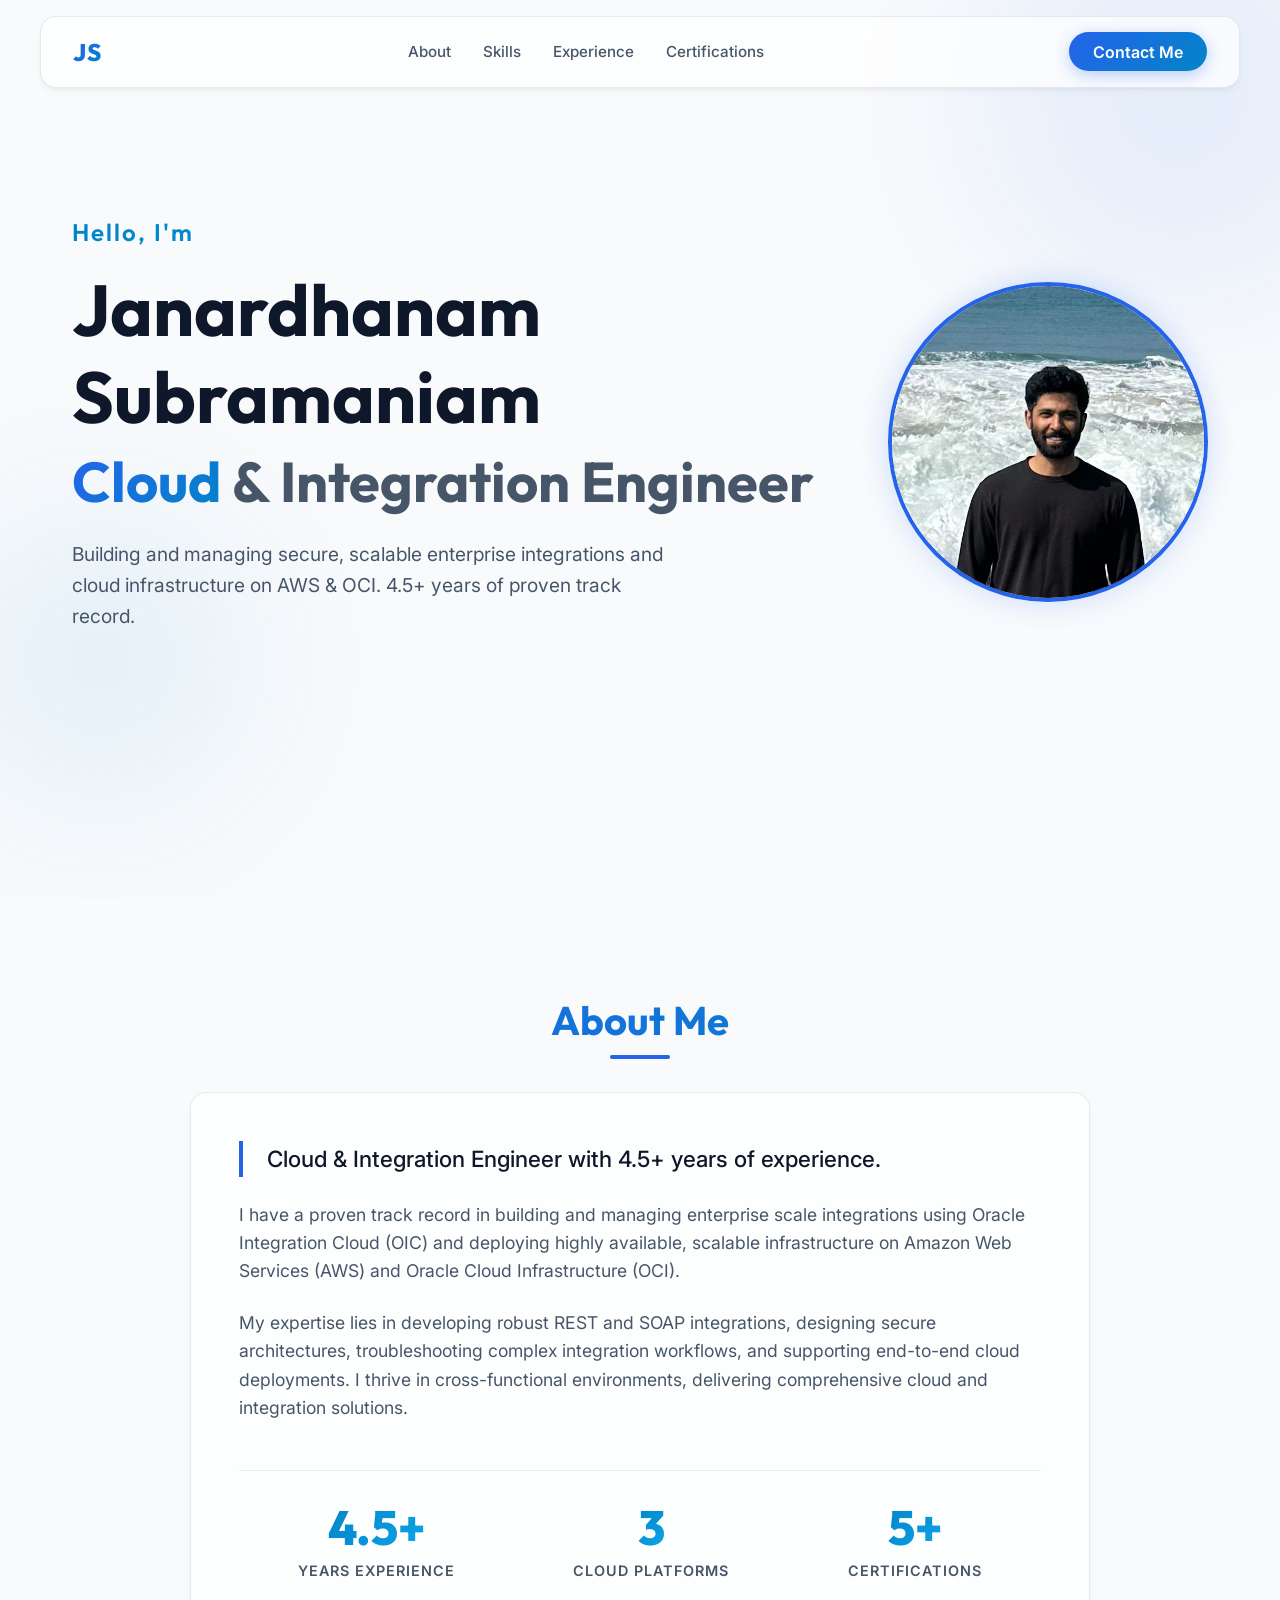
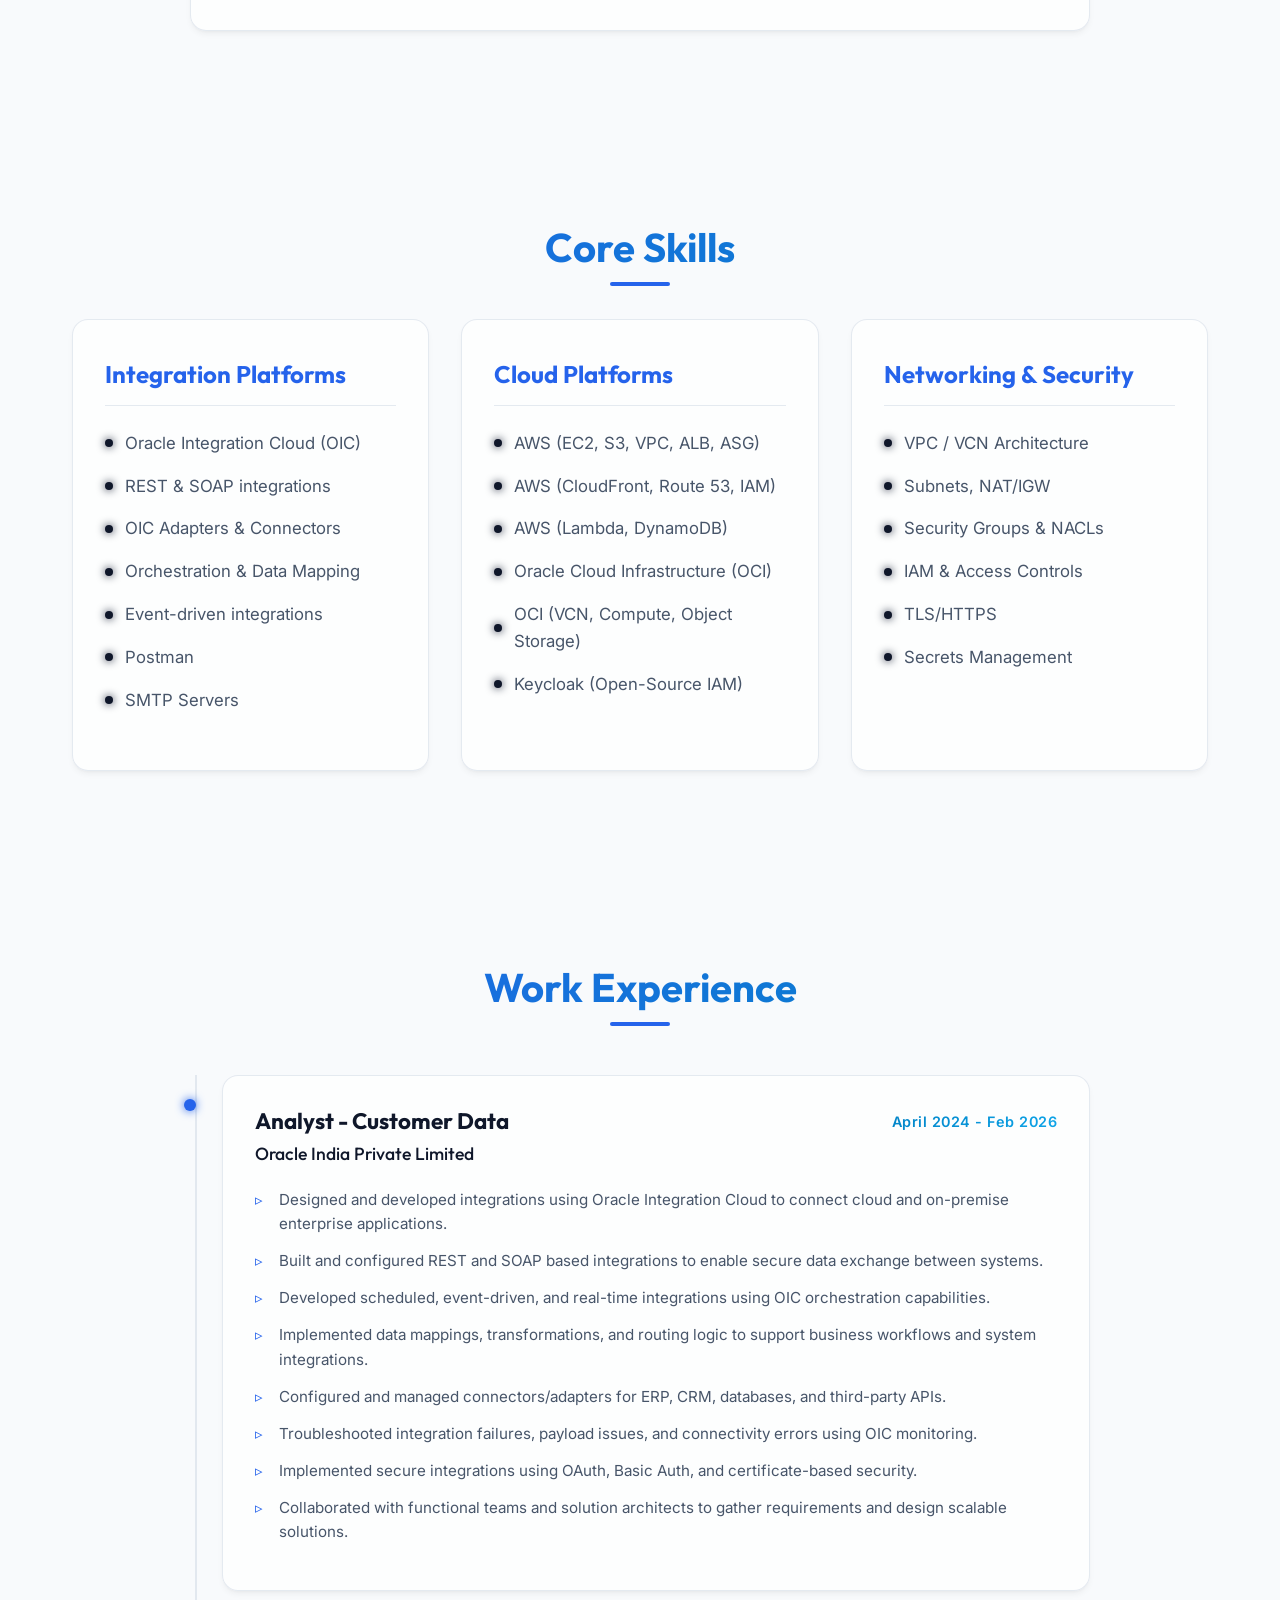
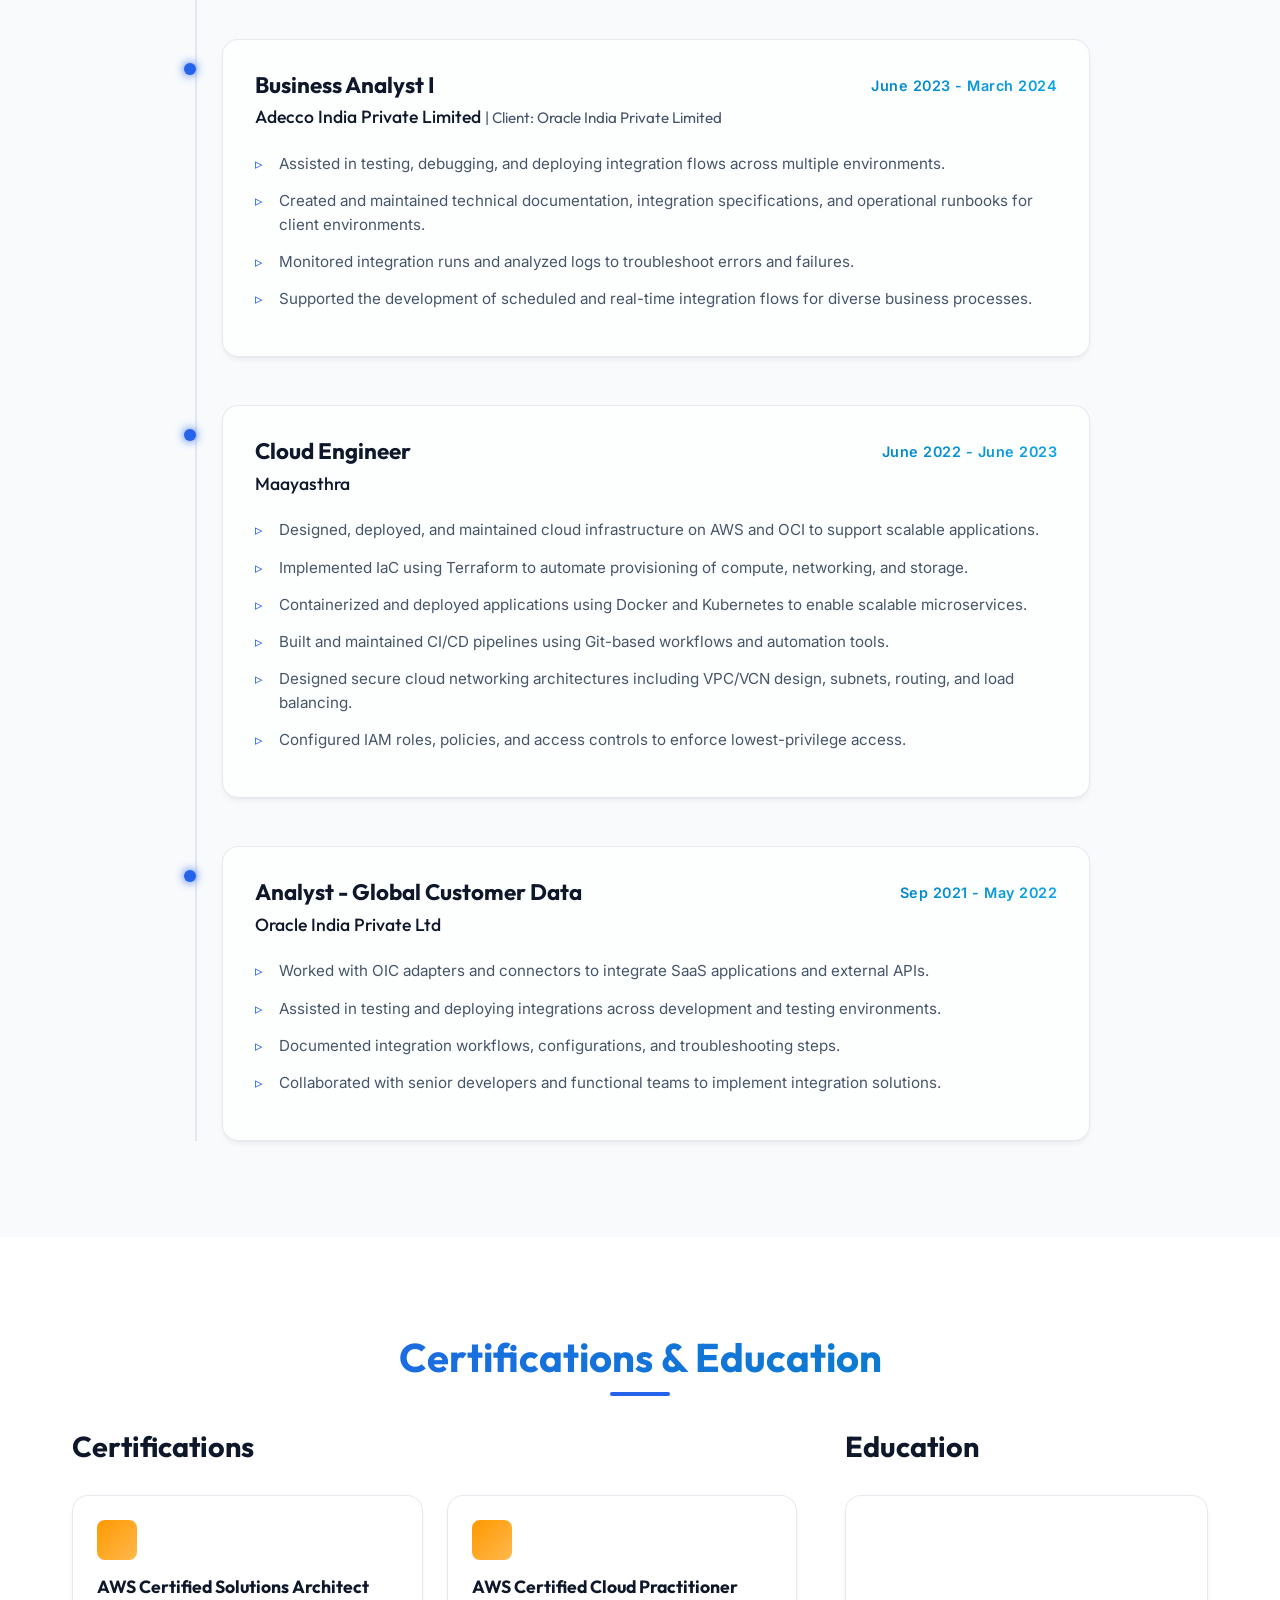
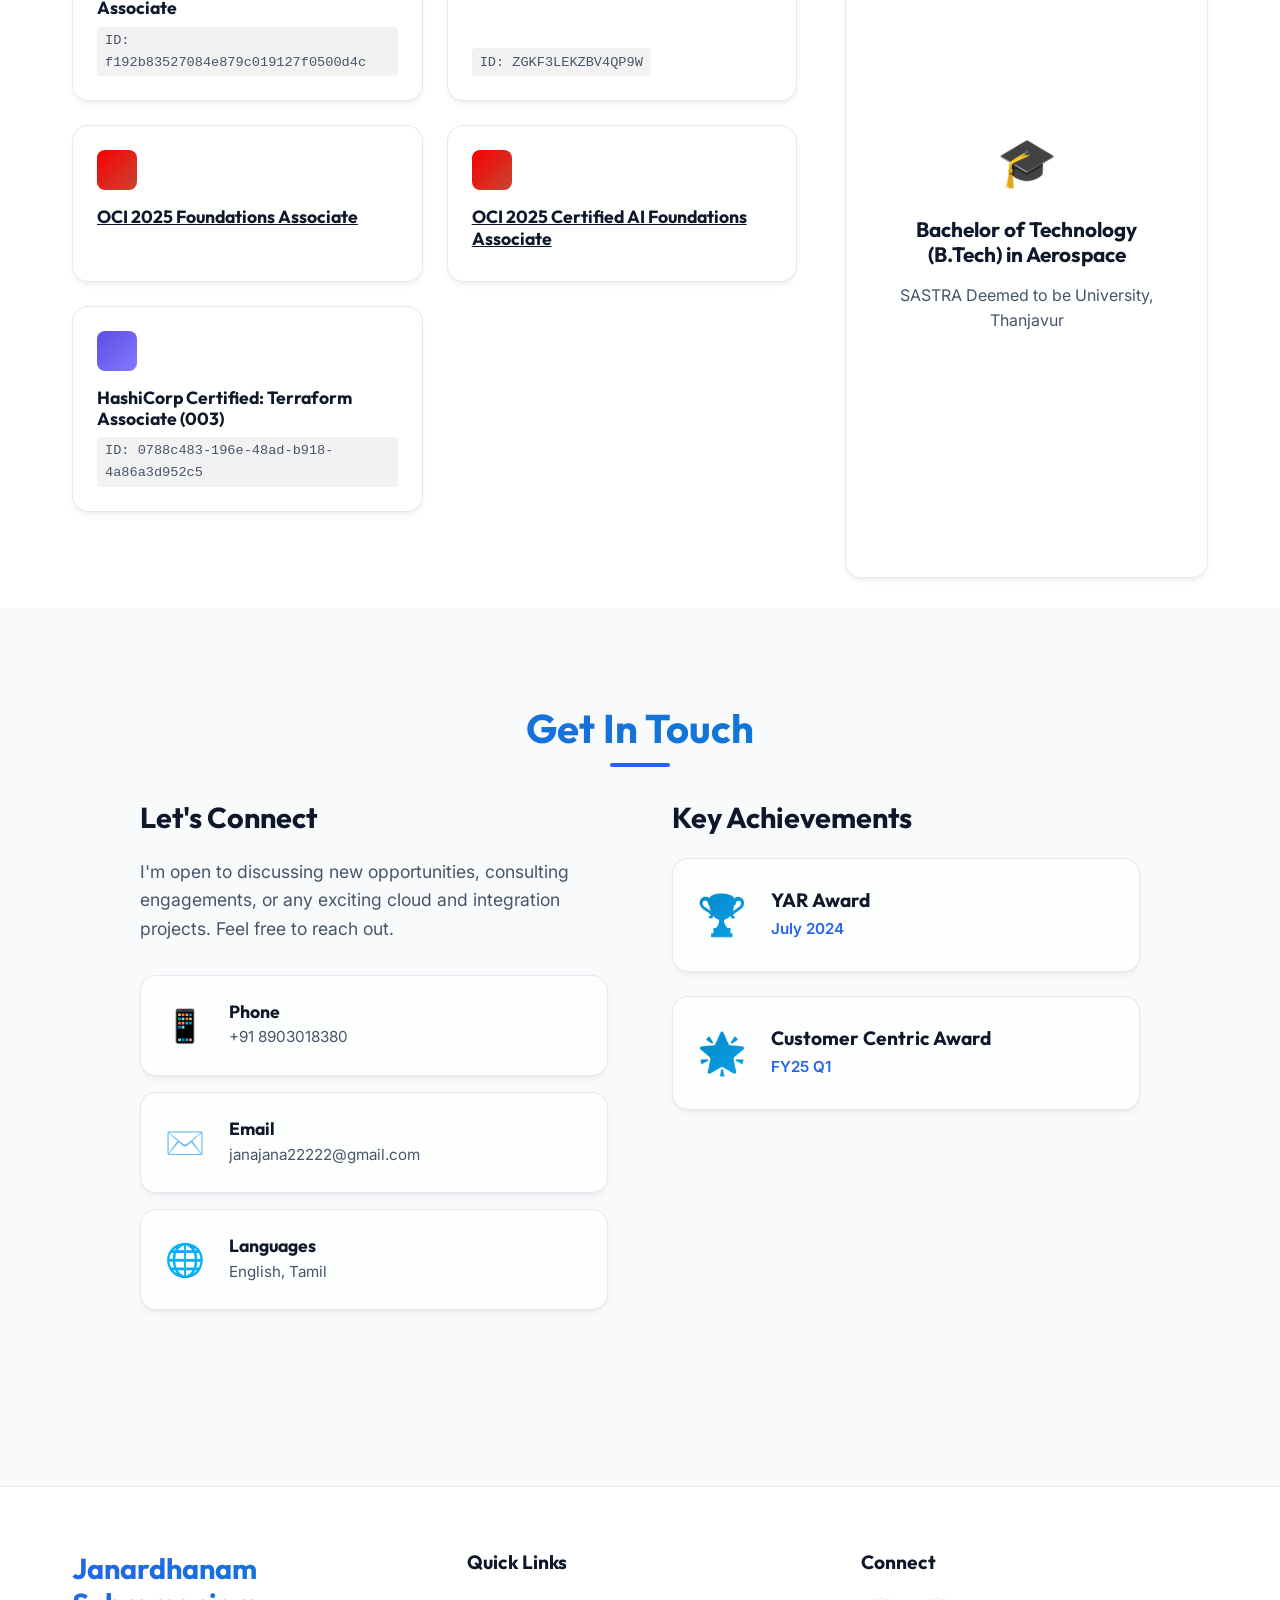
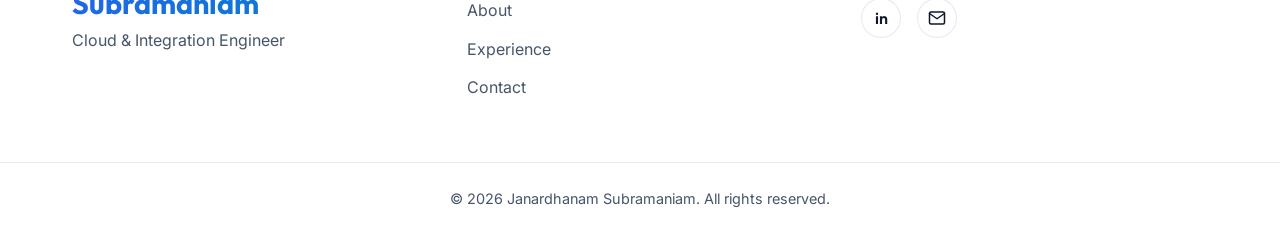
<file: index.html>
<!doctype html>
<html lang="en">
  <head>
    <meta charset="UTF-8" />
    <link rel="icon" type="image/jpeg" href="/Jana.jpg" />
    <meta name="viewport" content="width=device-width, initial-scale=1.0" />
    <title>portfolio</title>
    <script type="module" crossorigin src="/assets/index-D4CCZ00N.js"></script>
    <link rel="stylesheet" crossorigin href="/assets/index-B8Wfa6Gs.css">
  </head>
  <body>
    <div id="root"></div>
  </body>
</html>
</file>
<file: assets/index-B8Wfa6Gs.css>
@import "https://fonts.googleapis.com/css2?family=Inter:wght@300;400;500;600;700&family=Outfit:wght@400;500;700;800&display=swap";:root{--bg-color:#f8fafc;--bg-secondary:#fff;--text-primary:#0f172a;--text-secondary:#475569;--accent-primary:#2563eb;--accent-secondary:#0f172a;--accent-tertiary:#0284c7;--glass-bg:#ffffffb3;--glass-border:#cbd5e180;--glass-shadow:0 4px 6px -1px #0000000d, 0 2px 4px -2px #0000000d;--transition-fast:.2s ease;--transition-normal:.3s ease;--transition-slow:.5s ease}*{box-sizing:border-box;margin:0;padding:0}body{background-color:var(--bg-color);color:var(--text-primary);-webkit-font-smoothing:antialiased;font-family:Inter,sans-serif;line-height:1.6;overflow-x:hidden}h1,h2,h3,h4,h5,h6{font-family:Outfit,sans-serif;font-weight:700;line-height:1.2}a{color:inherit;transition:color var(--transition-fast);text-decoration:none}a:hover{color:var(--accent-primary)}.glass{background:var(--glass-bg);-webkit-backdrop-filter:blur(12px);border:1px solid var(--glass-border);box-shadow:var(--glass-shadow);border-radius:16px}.text-gradient{background:linear-gradient(135deg, var(--accent-primary), var(--accent-tertiary));-webkit-text-fill-color:transparent;-webkit-background-clip:text;background-clip:text}.text-gradient-alt{background:linear-gradient(135deg,#0284c7,#0ea5e9);-webkit-text-fill-color:transparent;-webkit-background-clip:text;background-clip:text}.container{width:100%;max-width:1200px;margin:0 auto;padding:0 2rem}section{padding:6rem 0;position:relative}.section-title{text-align:center;margin-bottom:3rem;font-size:2.5rem;position:relative}.section-title:after{content:"";background:var(--accent-primary);border-radius:2px;width:60px;height:4px;position:absolute;bottom:-15px;left:50%;transform:translate(-50%)}@keyframes fadeIn{0%{opacity:0;transform:translateY(20px)}to{opacity:1;transform:translateY(0)}}@keyframes pulseGradient{0%{background-position:0%}50%{background-position:100%}to{background-position:0%}}@keyframes float{0%{transform:translateY(0)}50%{transform:translateY(-10px)}to{transform:translateY(0)}}@keyframes glow{0%{box-shadow:0 0 5px #2563eb80}50%{box-shadow:0 0 20px #2563ebcc,0 0 30px #0284c799}to{box-shadow:0 0 5px #2563eb80}}.fade-in{animation:.8s forwards fadeIn}::-webkit-scrollbar{width:8px}::-webkit-scrollbar-track{background:var(--bg-color)}::-webkit-scrollbar-thumb{background:var(--glass-border);border-radius:4px}::-webkit-scrollbar-thumb:hover{background:var(--accent-primary)}.navbar{z-index:1000;width:calc(100% - 4rem);max-width:1200px;transition:var(--transition-normal);padding:1rem 2rem;position:fixed;top:1rem;left:50%;transform:translate(-50%)}.navbar-container{justify-content:space-between;align-items:center;display:flex}.navbar-logo a{letter-spacing:1px;font-family:Outfit,sans-serif;font-size:1.5rem;font-weight:800}.navbar-menu{gap:2rem;list-style:none;display:flex}.navbar-menu a{color:var(--text-secondary);font-size:.95rem;font-weight:500;position:relative}.navbar-menu a:hover{color:var(--text-primary)}.navbar-menu a:after{content:"";background:var(--accent-primary);width:0;height:2px;transition:width var(--transition-fast);position:absolute;bottom:-4px;left:0}.navbar-menu a:hover:after{width:100%}.btn-primary{background:linear-gradient(135deg, var(--accent-primary), var(--accent-tertiary));color:#fff;cursor:pointer;transition:var(--transition-normal);border:none;border-radius:30px;padding:.6rem 1.5rem;font-weight:600;box-shadow:0 4px 15px #2563eb4d}.btn-primary:hover{color:#fff;transform:translateY(-2px);box-shadow:0 6px 20px #2563eb66}@media (width<=768px){.navbar-menu{display:none}}.footer{background-color:var(--bg-secondary);border-top:1px solid var(--glass-border);margin-top:4rem;padding:4rem 0 0}.footer-content{grid-template-columns:repeat(auto-fit,minmax(250px,1fr));gap:3rem;margin-bottom:3rem;display:grid}.footer-brand h2{margin-bottom:.5rem;font-size:1.8rem}.footer-brand p{color:var(--text-secondary)}.footer-links h3,.footer-social h3{color:var(--text-primary);margin-bottom:1.5rem;font-size:1.2rem}.footer-links ul{list-style:none}.footer-links li{margin-bottom:.8rem}.footer-links a{color:var(--text-secondary)}.footer-links a:hover{color:var(--accent-primary);padding-left:5px}.social-icons{gap:1rem;display:flex}.glass-icon{background:var(--glass-bg);border:1px solid var(--glass-border);width:40px;height:40px;color:var(--text-primary);transition:var(--transition-normal);border-radius:50%;justify-content:center;align-items:center;font-family:Outfit,sans-serif;font-weight:600;display:flex}.glass-icon:hover{background:var(--accent-primary);color:#fff;transform:translateY(-3px);box-shadow:0 4px 12px #2563eb33}.footer-bottom{text-align:center;border-top:1px solid var(--glass-border);color:var(--text-secondary);padding:1.5rem;font-size:.9rem}.hero{align-items:center;min-height:100vh;padding-top:5rem;display:flex;position:relative;overflow:hidden}.hero-background{z-index:-1;width:100%;height:100%;position:absolute;top:0;left:0;overflow:hidden}.glow-orb{filter:blur(80px);opacity:.4;border-radius:50%;animation:10s ease-in-out infinite float;position:absolute}.orb-1{background:#2563eb33;width:400px;height:400px;top:-100px;right:-100px}.orb-2{background:#0284c733;width:300px;height:300px;animation-delay:-5s;bottom:10%;left:-50px}.hero-container{justify-content:space-between;align-items:center;display:flex}.hero-content{z-index:1;max-width:800px}.hero-image-container{border:4px solid var(--accent-primary);background:var(--glass-bg);border-radius:50%;flex-shrink:0;justify-content:center;align-items:center;width:320px;height:320px;display:flex;overflow:hidden;box-shadow:0 0 30px #2563eb33}.hero-image{object-fit:cover;width:100%;height:100%;transition:transform .3s}.hero-image:hover{transform:scale(1.05)}.hero-greeting{letter-spacing:2px;margin-bottom:1rem;font-family:Outfit,sans-serif;font-size:1.5rem;font-weight:600}.hero-title{color:var(--text-primary);margin-bottom:.5rem;font-size:clamp(2.5rem,6vw,4.5rem)}.hero-subtitle{color:var(--text-secondary);margin-bottom:1.5rem;font-size:clamp(2rem,5vw,3.5rem)}.hero-description{color:var(--text-secondary);max-width:600px;margin-bottom:2.5rem;font-size:1.2rem}.hero-actions{gap:1.5rem;display:flex}.btn-secondary{color:var(--text-primary);border:2px solid var(--glass-border);cursor:pointer;transition:var(--transition-normal);background:0 0;border-radius:30px;justify-content:center;align-items:center;padding:.8rem 2rem;font-weight:600;display:inline-flex}.btn-secondary:hover{border-color:var(--accent-primary);background:var(--glass-bg);color:var(--accent-primary)}@media (width<=768px){.hero-container{flex-direction:column-reverse;gap:2rem}.hero-image-container{width:250px;height:250px}.hero{text-align:center}.hero-content{flex-direction:column;align-items:center;margin:0 auto;display:flex}.hero-actions{flex-direction:column;width:100%}.btn-primary,.btn-secondary{text-align:center;width:100%}}.about{z-index:2;position:relative}.about-content{max-width:900px;margin:0 auto;padding:3rem}.about-text p{color:var(--text-secondary);margin-bottom:1.5rem;font-size:1.1rem}.about-text p.highlight{color:var(--text-primary);border-left:4px solid var(--accent-primary);padding-left:1.5rem;font-size:1.4rem;font-weight:500}.about-stats{border-top:1px solid var(--glass-border);justify-content:space-around;margin-top:3rem;padding-top:2rem;display:flex}.stat-item{text-align:center;flex-direction:column;align-items:center;display:flex}.stat-number{margin-bottom:.5rem;font-family:Outfit,sans-serif;font-size:3rem;font-weight:800;line-height:1}.stat-label{text-transform:uppercase;letter-spacing:1px;color:var(--text-secondary);font-size:.9rem;font-weight:600}@media (width<=768px){.about-content{padding:2rem 1.5rem}.about-stats{flex-direction:column;gap:2rem}}.skills{z-index:2;position:relative}.skills-grid{grid-template-columns:repeat(auto-fit,minmax(300px,1fr));gap:2rem;margin-top:3rem;display:grid}.skill-card{transition:var(--transition-normal);height:100%;padding:2.5rem 2rem}.skill-card:hover{border-color:var(--accent-primary);transform:translateY(-10px);box-shadow:0 10px 30px #2563eb1a}.skill-category-title{color:var(--accent-primary);border-bottom:1px solid var(--glass-border);margin-bottom:1.5rem;padding-bottom:1rem;font-size:1.5rem}.skill-list{list-style:none}.skill-item{color:var(--text-secondary);transition:var(--transition-fast);align-items:center;margin-bottom:1rem;font-size:1.05rem;display:flex}.skill-item:hover{color:var(--text-primary);transform:translate(5px)}.skill-bullet{background:var(--accent-secondary);width:8px;height:8px;box-shadow:0 0 8px var(--accent-secondary);border-radius:50%;margin-right:12px;display:inline-block}.experience{z-index:2;position:relative}.timeline{max-width:900px;margin:4rem auto 0;padding-left:2rem;position:relative}.timeline:before{content:"";background:var(--glass-border);width:2px;position:absolute;top:0;bottom:0;left:5px}.timeline-item{margin-bottom:3rem;position:relative}.timeline-item:last-child{margin-bottom:0}.timeline-dot{background:var(--accent-primary);width:12px;height:12px;box-shadow:0 0 10px var(--accent-primary);z-index:2;border-radius:50%;position:absolute;top:1.5rem;left:-2rem;transform:translate(-50%)}.timeline-content{transition:var(--transition-normal);padding:2rem}.timeline-content:hover{border-color:#2563eb4d;transform:translate(5px)}.timeline-header{flex-wrap:wrap;justify-content:space-between;align-items:center;gap:1rem;margin-bottom:.5rem;display:flex}.timeline-role{color:var(--text-primary);font-size:1.4rem}.timeline-duration{letter-spacing:.5px;font-size:.9rem;font-weight:600}.timeline-company{color:var(--accent-secondary);margin-bottom:1.5rem;font-size:1.1rem;font-weight:500}.timeline-client{color:var(--text-secondary);font-size:.95rem;font-weight:400}.timeline-responsibilities{list-style:none}.timeline-responsibilities li{color:var(--text-secondary);margin-bottom:.8rem;padding-left:1.5rem;font-size:.95rem;position:relative}.timeline-responsibilities li:before{content:"▹";color:var(--accent-primary);position:absolute;left:0}@media (width<=768px){.timeline{padding-left:1.5rem}.timeline-dot{left:-1.5rem}.timeline-header{flex-direction:column;align-items:flex-start}}.certifications{z-index:2;background-color:var(--bg-secondary);position:relative}.cert-edu-grid{grid-template-columns:2fr 1fr;gap:3rem;margin-top:3rem;display:grid}@media (width<=992px){.cert-edu-grid{grid-template-columns:1fr}}.sub-heading{color:var(--text-primary);align-items:center;margin-bottom:2rem;font-size:1.8rem;display:flex}.cert-grid{grid-template-columns:repeat(auto-fit,minmax(250px,1fr));gap:1.5rem;display:grid}.cert-card{transition:var(--transition-normal);flex-direction:column;align-items:flex-start;padding:1.5rem;display:flex}.cert-card:hover{border-color:var(--accent-secondary);transform:translateY(-5px)}.cert-icon{background-color:var(--glass-bg);border-radius:8px;width:40px;height:40px;margin-bottom:1rem}.aws-icon{background:linear-gradient(135deg,#f90,#ffb84d)}.oci-icon{background:linear-gradient(135deg,#f80000,#c74634)}.terraform-icon{background:linear-gradient(135deg,#5c4ee5,#8479ff)}.cert-title{color:var(--text-primary);margin-bottom:.5rem;font-size:1.1rem}.cert-id{color:var(--text-secondary);background:#0000000d;border-radius:4px;margin-top:auto;padding:.2rem .5rem;font-family:monospace;font-size:.85rem}.edu-card{text-align:center;height:100%;transition:var(--transition-normal);flex-direction:column;justify-content:center;align-items:center;padding:2.5rem 2rem;display:flex}.edu-card:hover{border-color:var(--accent-primary);transform:translateY(-5px)}.edu-icon{margin-bottom:1rem;font-size:3rem}.edu-degree{color:var(--text-primary);margin-bottom:1rem;font-size:1.3rem}.edu-university{color:var(--text-secondary);margin-bottom:1rem;font-size:1rem}.edu-year{font-size:1.1rem;font-weight:700}.contact{z-index:2;position:relative}.contact-grid{grid-template-columns:1fr 1fr;gap:4rem;max-width:1000px;margin:3rem auto 0;display:grid}@media (width<=768px){.contact-grid{grid-template-columns:1fr;gap:3rem}}.contact-subtitle{color:var(--text-primary);margin-bottom:1.5rem;font-size:1.8rem}.contact-desc{color:var(--text-secondary);margin-bottom:2rem;font-size:1.1rem}.contact-item{transition:var(--transition-normal);align-items:center;margin-bottom:1rem;padding:1.5rem;display:flex}.contact-item:hover{border-color:var(--accent-primary);transform:translate(5px)}.contact-icon{margin-right:1.5rem;font-size:2rem}.contact-item h4{color:var(--text-primary);margin-bottom:.2rem;font-size:1.1rem}.contact-item p{color:var(--text-secondary);font-size:.95rem}.achievement-card{transition:var(--transition-normal);align-items:center;margin-bottom:1.5rem;padding:1.5rem;display:flex}.achievement-card:hover{border-color:var(--accent-secondary);transform:translateY(-5px);box-shadow:0 5px 20px #0f172a1a}.achievement-icon{margin-right:1.5rem;font-size:2.5rem}.achievement-content h4{color:var(--text-primary);margin-bottom:.3rem;font-size:1.2rem}.achievement-content p{color:var(--accent-primary);font-size:.95rem;font-weight:600}
</file>
